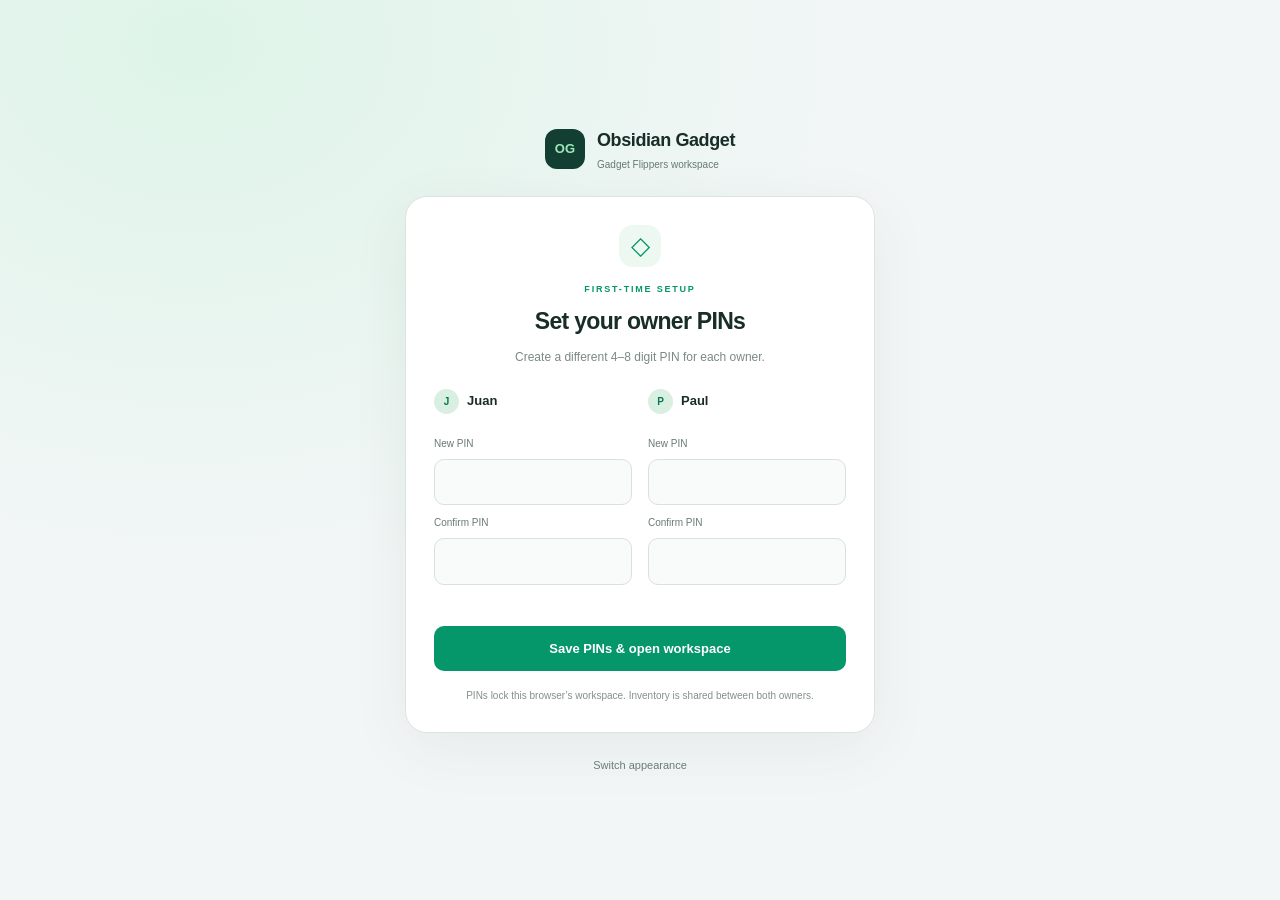
<file: index.html>
<!DOCTYPE html>
<html lang="en">
<head>
    <meta charset="UTF-8">
    <meta name="viewport" content="width=device-width, initial-scale=1.0">
    <title>Obsidian Gadget | Company Vault</title>
    <script src="tailwind-local.js"></script>

    <script>
        tailwind.config = {
            theme: {
                extend: {
                    fontFamily: { sans: ['Inter', 'sans-serif'] },
                    colors: {
                        emerald: {
                            50: '#ecfdf5',
                            100: '#d1fae5',
                            500: '#10b981',
                            600: '#059669', // Primary Brand Color
                            700: '#047857',
                            900: '#064e3b',
                        }
                    }
                }
            }
        }
    </script>
    <style>
        body { font-family: 'Inter', sans-serif; background-color: #f9fafb; color: #111827; }
        ::-webkit-scrollbar { width: 6px; height: 6px; }
        ::-webkit-scrollbar-track { background: transparent; }
        ::-webkit-scrollbar-thumb { background: #E5E7EB; border-radius: 10px; }
        ::-webkit-scrollbar-thumb:hover { background: #D1D5DB; }
        .view-panel { transition: opacity 0.2s ease-in-out; }
        .hidden-view { display: none !important; opacity: 0; }
        
        /* Toast styles */
        #toast-container { position: fixed; bottom: 1.5rem; right: 1.5rem; z-index: 100; display: flex; flex-direction: column; gap: 0.5rem; }
        .toast { background: #111827; color: white; padding: 1rem 1.5rem; border-radius: 0.5rem; box-shadow: 0 4px 6px -1px rgba(0,0,0,0.1); display: flex; align-items: center; gap: 0.75rem; animation: slideIn 0.3s ease-out; }
        @keyframes slideIn { from { transform: translateX(100%); opacity: 0; } to { transform: translateX(0); opacity: 1; } }
    </style>
<link rel="stylesheet" href="reference.css"><link rel="stylesheet" href="intake-flow.css"><link rel="stylesheet" href="dark-mode.css"><link rel="stylesheet" href="listing-prep.css"><link rel="stylesheet" href="bookkeeping.css"><link rel="stylesheet" href="workspace.css"><link rel="stylesheet" href="inspector-layout.css"><link rel="stylesheet" href="login.css"></head>
<body class="h-screen flex overflow-hidden bg-gray-50">

    <!-- SIDEBAR -->
    <aside class="w-64 bg-white border-r border-gray-200 flex flex-col h-full shrink-0 z-30 shadow-sm relative">
        <!-- Branding -->
        <div class="h-16 flex items-center px-6 border-b border-gray-100">
            <div class="flex items-center gap-2 text-emerald-700 font-bold text-lg tracking-tight">
                <div class="w-8 h-8 rounded-lg bg-emerald-100 flex items-center justify-center shrink-0">
                    <svg class="inline-icon ph-fill ph-devices text-emerald-600 text-xl" viewBox="0 0 24 24" fill="none" stroke="currentColor" stroke-width="1.7" stroke-linecap="round" stroke-linejoin="round" aria-hidden="true"><path d="M4 4h16v13H4z M2 20h20"/></svg>
                </div>
                Obsidian Gadget
            </div>
        </div>
        
        <!-- Navigation -->
        <nav class="flex-1 px-4 py-6 space-y-1 overflow-y-auto">
            <button onclick="switchView('dashboard')" id="nav-dashboard" class="nav-btn w-full flex items-center gap-3 px-3 py-2.5 rounded-lg text-sm font-medium bg-emerald-50 text-emerald-700 transition-colors">
                <svg class="inline-icon ph ph-squares-four text-lg" viewBox="0 0 24 24" fill="none" stroke="currentColor" stroke-width="1.7" stroke-linecap="round" stroke-linejoin="round" aria-hidden="true"><path d="M3 3h7v7H3z M14 3h7v7h-7z M3 14h7v7H3z M14 14h7v7h-7z"/></svg> Dashboard
            </button>
            <button onclick="switchView('list')" id="nav-list" class="nav-btn w-full flex items-center gap-3 px-3 py-2.5 rounded-lg text-sm font-medium text-gray-600 hover:bg-gray-50 hover:text-gray-900 transition-colors">
                <svg class="inline-icon ph ph-archive-box text-lg" viewBox="0 0 24 24" fill="none" stroke="currentColor" stroke-width="1.7" stroke-linecap="round" stroke-linejoin="round" aria-hidden="true"><path d="M3 7h18v14H3z M2 3h20v4H2z M9 11h6"/></svg> Inventory Vault
            </button>
            <button onclick="switchView('customers')" id="nav-customers" class="nav-btn w-full flex items-center gap-3 px-3 py-2.5 rounded-lg text-sm font-medium text-gray-600 hover:bg-gray-50 hover:text-gray-900 transition-colors">
                <svg class="inline-icon ph ph-users text-lg" viewBox="0 0 24 24" fill="none" stroke="currentColor" stroke-width="1.7" stroke-linecap="round" stroke-linejoin="round" aria-hidden="true"><path d="M16 21v-2a4 4 0 0 0-4-4H6a4 4 0 0 0-4 4v2 M9 11a4 4 0 1 0 0-8 4 4 0 0 0 0 8 M22 21v-2a4 4 0 0 0-3-3.9 M16 3.1a4 4 0 0 1 0 7.8"/></svg> Customer Vault
            </button>
        <button onclick="switchView('bookkeeping')" id="nav-bookkeeping" class="nav-btn w-full flex items-center gap-3 px-3 py-2.5 rounded-lg text-sm font-medium text-gray-600 hover:bg-gray-50"><span aria-hidden="true">▤</span> Bookkeeping</button></nav>
        
        <!-- Bottom Action & User -->
        <div class="p-4 border-t border-gray-100 space-y-4 bg-white">
            <button onclick="switchView('form')" class="w-full px-4 py-2.5 bg-emerald-600 text-white rounded-lg text-sm font-semibold hover:bg-emerald-700 transition-colors shadow-sm flex items-center justify-center gap-2">
                <svg class="inline-icon ph ph-plus-circle text-lg" viewBox="0 0 24 24" fill="none" stroke="currentColor" stroke-width="1.7" stroke-linecap="round" stroke-linejoin="round" aria-hidden="true"><path d="M12 5v14 M5 12h14"/></svg> New Intake
            </button>
            <div class="flex items-center gap-3 pt-2">
                <div class="w-9 h-9 rounded-full bg-gray-100 border border-gray-200 flex items-center justify-center shrink-0">
                    <svg class="inline-icon ph ph-user-circle text-xl text-gray-500" viewBox="0 0 24 24" fill="none" stroke="currentColor" stroke-width="1.7" stroke-linecap="round" stroke-linejoin="round" aria-hidden="true"><path d="M20 21v-2a7 7 0 0 0-14 0v2 M13 11a4 4 0 1 0 0-8 4 4 0 0 0 0 8"/></svg>
                </div>
                <div class="overflow-hidden">
                    <p class="text-sm font-medium text-gray-900 truncate"><label for="active-user" class="sr-only">Active user</label><select id="active-user" class="bg-transparent text-sm font-semibold text-gray-900 outline-none" aria-label="Active user"><option>Juan</option><option>Paul</option></select></p>
                    <p class="text-xs text-gray-500 truncate">Owner · Switch user</p>
                </div>
            </div>
        </div>
    </aside>

    <!-- Toast Container -->
    <div id="toast-container"></div>

    <!-- MAIN CONTENT AREA -->
    <main class="flex-1 relative overflow-hidden bg-gray-50 flex flex-col">

        <!-- Header (Contextual) -->
        <header class="bg-white border-b border-gray-200 px-8 py-4 flex items-center justify-between shrink-0 z-20">
            <h1 id="top-header-title" class="text-xl font-bold text-gray-900">Dashboard</h1>
            <div class="flex items-center gap-3">
                <button id="theme-toggle" type="button" onclick="toggleTheme()" aria-pressed="false">☾ Dark mode</button><input id="vault-search" placeholder="Search items or customers" aria-label="Search items or customers" class="px-3 py-2 border border-gray-200 rounded-lg text-sm w-52"><button type="button" onclick="openSheetsSync()" class="text-sm text-emerald-600">Sync Sheets</button><button onclick="exportBackup()" class="text-sm text-gray-500">Backup</button><label class="text-sm text-gray-500 cursor-pointer">Restore<input type="file" id="restore-file" accept="application/json" class="hidden"></label><div id="loading-indicator" class="hidden items-center gap-2 text-sm text-gray-400">
                    <svg class="inline-icon ph ph-spinner animate-spin" viewBox="0 0 24 24" fill="none" stroke="currentColor" stroke-width="1.7" stroke-linecap="round" stroke-linejoin="round" aria-hidden="true"><path d="M4 4h16v13H4z M2 20h20"/></svg> Syncing...
                </div>
            </div>
        </header>

        <div class="flex-1 relative overflow-y-auto">

            <!-- ========================================== -->
            <!-- VIEW 1: DASHBOARD                          -->
            <!-- ========================================== -->
            <div id="view-bookkeeping" class="view-panel hidden-view absolute inset-0 w-full p-6 md:p-8"></div><div id="view-dashboard" class="view-panel absolute inset-0 w-full p-6 md:p-8 space-y-6">
                <!-- Summary Cards -->
                <div class="grid grid-cols-1 md:grid-cols-3 gap-6">
                    <div class="bg-white p-6 rounded-xl border border-gray-200 shadow-sm flex items-center gap-4">
                        <div class="w-12 h-12 rounded-lg bg-emerald-50 flex items-center justify-center shrink-0">
                            <svg class="inline-icon ph ph-laptop text-2xl text-emerald-600" viewBox="0 0 24 24" fill="none" stroke="currentColor" stroke-width="1.7" stroke-linecap="round" stroke-linejoin="round" aria-hidden="true"><path d="M4 4h16v13H4z M2 20h20"/></svg>
                        </div>
                        <div>
                            <p class="text-sm font-medium text-gray-500">Total Inventory</p>
                            <p id="dash-total-inv" class="text-2xl font-bold text-gray-900">0</p>
                        </div>
                    </div>
                    <div class="bg-white p-6 rounded-xl border border-gray-200 shadow-sm flex items-center gap-4">
                        <div class="w-12 h-12 rounded-lg bg-blue-50 flex items-center justify-center shrink-0">
                            <svg class="inline-icon ph ph-handshake text-2xl text-blue-600" viewBox="0 0 24 24" fill="none" stroke="currentColor" stroke-width="1.7" stroke-linecap="round" stroke-linejoin="round" aria-hidden="true"><path d="M4 4h16v13H4z M2 20h20"/></svg>
                        </div>
                        <div>
                            <p class="text-sm font-medium text-gray-500">Ready to List</p>
                            <p id="dash-active-offers" class="text-2xl font-bold text-gray-900">0</p>
                        </div>
                    </div>
                    <div class="bg-white p-6 rounded-xl border border-gray-200 shadow-sm flex items-center gap-4">
                        <div class="w-12 h-12 rounded-lg bg-amber-50 flex items-center justify-center shrink-0">
                            <svg class="inline-icon ph ph-trend-up text-2xl text-amber-600" viewBox="0 0 24 24" fill="none" stroke="currentColor" stroke-width="1.7" stroke-linecap="round" stroke-linejoin="round" aria-hidden="true"><path d="M3 17l6-6 4 4 8-10 M15 5h6v6"/></svg>
                        </div>
                        <div>
                            <p class="text-sm font-medium text-gray-500">Est. Unsold Profit</p>
                            <p id="dash-est-profit" class="text-2xl font-bold text-gray-900">$0</p>
                        </div>
                    </div>
                </div>

                <!-- Recent Activity Table -->
                <div class="bg-white rounded-xl border border-gray-200 shadow-sm overflow-hidden">
                    <div class="px-6 py-4 border-b border-gray-100 flex justify-between items-center bg-gray-50/50">
                        <h2 class="text-sm font-bold uppercase tracking-wider text-gray-700">Recent Intakes</h2>
                        <button onclick="switchView('list')" class="text-sm text-emerald-600 font-medium hover:text-emerald-700">View All</button>
                    </div>
                    <div class="overflow-x-auto">
                        <table class="min-w-full divide-y divide-gray-200">
                            <thead class="bg-gray-50">
                                <tr>
                                    <th scope="col" class="px-6 py-3 text-left text-xs font-semibold text-gray-500 uppercase">Item</th>
                                    <th scope="col" class="px-6 py-3 text-left text-xs font-semibold text-gray-500 uppercase">Customer</th>
                                    <th scope="col" class="px-6 py-3 text-right text-xs font-semibold text-gray-500 uppercase">Status</th>
                                </tr>
                            </thead>
                            <tbody id="dash-recent-list" class="bg-white divide-y divide-gray-200">
                                <!-- Populated by JS -->
                                <tr><td colspan="3" class="px-6 py-8 text-center text-sm text-gray-500">Loading recent activity...</td></tr>
                            </tbody>
                        </table>
                    </div>
                </div>
            </div>

            <!-- ========================================== -->
            <!-- VIEW 2: INVENTORY VAULT                    -->
            <!-- ========================================== -->
            <div id="view-list" class="view-panel hidden-view absolute inset-0 w-full p-6 md:p-8 space-y-6">
                <!-- Filters -->
                <div class="flex flex-wrap items-center gap-2 bg-white p-2 rounded-xl border border-gray-200 shadow-sm w-fit">
                    <button onclick="setFilter('All')" id="filter-All" class="filter-btn px-4 py-2 rounded-md text-sm font-semibold bg-gray-100 text-gray-900 transition-all">All</button>
                    <button onclick="setFilter('Processing')" id="filter-Processing" class="filter-btn px-4 py-2 rounded-md text-sm font-semibold text-gray-500 hover:text-gray-900 transition-all">Processing</button>
                    <button onclick="setFilter('New')" id="filter-New" class="filter-btn px-4 py-2 rounded-md text-sm font-semibold text-gray-500 hover:text-gray-900 transition-all">New</button>
                    <button onclick="setFilter('Prepared')" id="filter-Prepared" class="filter-btn px-4 py-2 rounded-md text-sm font-semibold text-gray-500 hover:text-gray-900 transition-all">Prepared</button>
                </div>

                <!-- Table Headers -->
                <div class="hidden md:grid grid-cols-12 gap-4 px-6 py-3 text-xs font-bold text-gray-400 uppercase tracking-wider border-b border-gray-200">
                    <div class="col-span-4">Item / Customer</div>
                    <div class="col-span-2">Source</div>
                    <div class="col-span-2">Est. Resale</div>
                    <div class="col-span-2">Net Profit</div>
                    <div class="col-span-2 text-right">Status</div>
                </div>

                <!-- List -->
                <div id="inventory-list" class="space-y-3 pb-8">
                    <!-- Populated by JS -->
                </div>
            </div>

            <!-- ========================================== -->
            <!-- VIEW 3: CUSTOMER VAULT                     -->
            <!-- ========================================== -->
            <div id="view-customers" class="view-panel hidden-view absolute inset-0 w-full p-6 md:p-8 space-y-6">
                <div class="bg-white rounded-xl border border-gray-200 shadow-sm overflow-hidden">
                    <div class="overflow-x-auto">
                        <table class="min-w-full divide-y divide-gray-200">
                            <thead class="bg-gray-50">
                                <tr>
                                    <th scope="col" class="px-6 py-4 text-left text-xs font-semibold text-gray-500 uppercase tracking-wider">Customer</th>
                                    <th scope="col" class="px-6 py-4 text-left text-xs font-semibold text-gray-500 uppercase tracking-wider">Contact Info</th>
                                    <th scope="col" class="px-6 py-4 text-center text-xs font-semibold text-gray-500 uppercase tracking-wider">Total Deals</th>
                                </tr>
                            </thead>
                            <tbody id="customers-list" class="bg-white divide-y divide-gray-200">
                                <!-- Populated by JS -->
                            </tbody>
                        </table>
                    </div>
                </div>
            </div>

            <!-- ========================================== -->
            <!-- VIEW 4: ITEM DETAIL                        -->
            <!-- ========================================== -->
            <div id="view-detail" class="view-panel hidden-view absolute inset-0 w-full p-6 md:p-8 pb-32">
                <div class="max-w-5xl mx-auto space-y-6">
                    <button onclick="switchView('list')" class="flex items-center gap-2 text-sm font-semibold text-gray-500 hover:text-gray-900 transition-colors mb-2 w-fit px-3 py-1.5 bg-white border border-gray-200 rounded-lg shadow-sm">
                        <svg class="inline-icon ph ph-arrow-left" viewBox="0 0 24 24" fill="none" stroke="currentColor" stroke-width="1.7" stroke-linecap="round" stroke-linejoin="round" aria-hidden="true"><path d="M19 12H5 M12 5l-7 7 7 7"/></svg> Back to Vault
                    </button>
                    
                    <div class="bg-white rounded-2xl border border-gray-200 shadow-sm overflow-hidden flex flex-col md:flex-row">
                        <!-- Left Column: Specs & Customer -->
                        <div class="flex-1 p-8 border-b md:border-b-0 md:border-r border-gray-100">
                            <div class="flex items-start gap-4 mb-8">
                                <div class="w-16 h-16 rounded-xl bg-gray-50 border border-gray-100 flex items-center justify-center shrink-0">
                                    <svg class="inline-icon ph ph-laptop text-3xl text-gray-400" viewBox="0 0 24 24" fill="none" stroke="currentColor" stroke-width="1.7" stroke-linecap="round" stroke-linejoin="round" aria-hidden="true"><path d="M4 4h16v13H4z M2 20h20"/></svg>
                                </div>
                                <div>
                                    <h2 id="detail-model" class="text-2xl font-bold text-gray-900 leading-tight mb-1">--</h2>
                                    <p id="detail-specs" class="text-sm text-gray-500">--</p>
                                </div>
                            </div>

                            <div class="bg-gray-50 rounded-xl p-5 border border-gray-100 mb-8 flex items-center justify-between">
                                <div>
                                    <h3 class="text-xs font-bold uppercase tracking-wider text-gray-400 mb-2 flex items-center gap-2">
                                        <svg class="inline-icon ph ph-user" viewBox="0 0 24 24" fill="none" stroke="currentColor" stroke-width="1.7" stroke-linecap="round" stroke-linejoin="round" aria-hidden="true"><path d="M20 21v-2a7 7 0 0 0-14 0v2 M13 11a4 4 0 1 0 0-8 4 4 0 0 0 0 8"/></svg> Seller
                                    </h3>
                                    <div class="flex items-center gap-3">
                                        <div id="detail-initials" class="w-10 h-10 rounded-full bg-emerald-100 text-emerald-700 font-bold flex items-center justify-center shrink-0">--</div>
                                        <div>
                                            <p id="detail-customer" class="text-sm font-bold text-gray-900">--</p>
                                            <p id="detail-contact" class="text-xs text-gray-500 mt-0.5">--</p>
                                        </div>
                                    </div>
                                </div>
                                <div class="text-right">
                                    <h3 class="text-xs font-bold uppercase tracking-wider text-gray-400 mb-2">Source</h3>
                                    <p id="detail-source" class="text-sm font-medium text-gray-700">--</p>
                                </div>
                            </div>

                            <div>
                                <h3 class="text-xs font-bold uppercase tracking-wider text-gray-400 mb-3">Diagnostic Description</h3>
                                <p id="detail-condition" class="text-sm text-gray-700 leading-relaxed bg-white border border-gray-200 p-4 rounded-lg shadow-inner">
                                    --
                                </p>
                            </div>
                        </div>

                        <!-- Right Column: Economics & Actions -->
                        <div class="w-full md:w-96 bg-gray-50/50 p-8 flex flex-col justify-between">
                            <div>
                                <!-- Evaluation Score -->
                                <div class="flex items-center justify-between mb-8 pb-8 border-b border-gray-200">
                                    <div>
                                        <h3 class="text-sm font-bold text-gray-900">Confidence Score</h3>
                                        <p class="text-xs text-gray-500 mt-1">Recorded assessment</p>
                                    </div>
                                    <div class="relative w-16 h-16 flex items-center justify-center">
                                        <svg class="w-full h-full transform -rotate-90 absolute" viewBox="0 0 36 36">
                                            <path class="text-gray-200" stroke-width="3" stroke="currentColor" fill="none" d="M18 2.0845 a 15.9155 15.9155 0 0 1 0 31.831 a 15.9155 15.9155 0 0 1 0 -31.831" />
                                            <path id="detail-score-circle" class="text-emerald-500 transition-all duration-1000 ease-out" stroke-dasharray="0, 100" stroke-width="3" stroke-dashoffset="0" stroke-linecap="round" stroke="currentColor" fill="none" d="M18 2.0845 a 15.9155 15.9155 0 0 1 0 31.831 a 15.9155 15.9155 0 0 1 0 -31.831" />
                                        </svg>
                                        <span id="detail-score-text" class="text-lg font-bold text-gray-900 relative">0</span>
                                    </div>
                                </div>

                                <!-- Economics -->
                                <h3 class="text-sm font-bold text-gray-900 mb-4">Projected Economics</h3>
                                <div class="space-y-3 text-sm">
                                    <div class="flex justify-between text-gray-600">
                                        <span>Expected Resale</span>
                                        <span id="detail-resale" class="font-medium text-gray-900">$--</span>
                                    </div>
                                    <div class="flex justify-between text-gray-600">
                                        <span>Fees + Shipping</span>
                                        <span id="detail-fees" class="text-red-500">—</span>
                                    </div>
                                    <div class="flex justify-between text-gray-600 pb-3 border-b border-gray-200">
                                        <span>Risk allowance</span>
                                        <span id="detail-risk" class="text-red-500">$--</span>
                                    </div>
                                    
                                    <div class="flex justify-between font-bold text-gray-900 pt-1">
                                        <span>Purchase Cost</span>
                                        <span id="detail-offer" class="text-emerald-600">$--</span>
                                    </div>
                                    <div class="flex justify-between text-xs text-gray-500 mt-1">
                                        <span>Est. Margin</span>
                                        <span id="detail-profit" class="font-semibold text-emerald-600">$--</span>
                                    </div>
                                </div>
                            </div>
                        </div>
                    </div>
                </div>

                <!-- Fixed Bottom Action Bar for Detail View -->
                <div class="absolute bottom-0 left-0 right-0 bg-white border-t border-gray-200 p-4 px-6 flex justify-end gap-3 shadow-[0_-4px_6px_-1px_rgba(0,0,0,0.05)] z-20 flex-wrap">
                    <button onclick="editActive()" class="px-5 py-2.5 bg-white border border-gray-300 text-gray-700 rounded-lg text-sm font-semibold hover:bg-gray-50 shadow-sm transition-colors text-center">Edit item</button>
                    <span class="marketplace-note">Order sync: not connected</span>
                    <button onclick="advanceActive()" id="advance-button" class="px-5 py-2.5 bg-emerald-600 text-white border border-transparent rounded-lg text-sm font-semibold hover:bg-emerald-700 shadow-sm transition-colors flex items-center justify-center gap-2">
                        <svg class="inline-icon ph ph-check-circle text-lg" viewBox="0 0 24 24" fill="none" stroke="currentColor" stroke-width="1.7" stroke-linecap="round" stroke-linejoin="round" aria-hidden="true"><path d="M5 12l4 4L19 6"/></svg> Advance status
                    </button>
                </div>
            </div>

            <!-- ========================================== -->
            <!-- VIEW 5: INTAKE FORM                        -->
            <!-- ========================================== -->
            <div id="view-form" class="view-panel hidden-view absolute inset-0 w-full p-6 md:p-8 pb-24">
                <div class="max-w-3xl mx-auto space-y-6">
                    <div class="bg-white rounded-2xl border border-gray-200 shadow-sm overflow-hidden">
                        <div class="px-8 py-6 border-b border-gray-100 bg-gray-50/50">
                            <h2 class="text-xl font-bold text-gray-900">New Customer & Device Intake</h2>
                            <p class="text-sm text-gray-500 mt-1">Record the customer, item and purchase together.</p>
                        </div>

                        <form id="intake-form" class="p-8 space-y-8">
                            <div class="mb-6"><label for="existing-contact" class="block text-sm font-medium text-gray-700 mb-2">Use an existing contact</label><select id="existing-contact" class="w-full px-4 py-2.5 border border-gray-300 rounded-lg"><option value="">New contact</option></select></div><!-- Customer Section -->
                            <section class="space-y-4">
                                <h3 class="text-xs font-bold uppercase tracking-widest text-emerald-700 flex items-center gap-2">
                                    <svg class="inline-icon ph-fill ph-user-circle" viewBox="0 0 24 24" fill="none" stroke="currentColor" stroke-width="1.7" stroke-linecap="round" stroke-linejoin="round" aria-hidden="true"><path d="M20 21v-2a7 7 0 0 0-14 0v2 M13 11a4 4 0 1 0 0-8 4 4 0 0 0 0 8"/></svg> Customer Details
                                </h3>
                                <div class="grid grid-cols-1 md:grid-cols-2 gap-4">
                                    <div class="space-y-1">
                                        <label class="block text-sm font-medium text-gray-700">Full Name *</label>
                                        <input type="text" id="form-name" required class="w-full px-4 py-2.5 bg-white border border-gray-300 rounded-lg text-sm focus:outline-none focus:ring-2 focus:ring-emerald-500 focus:border-emerald-500 shadow-sm transition-shadow">
                                    </div>
                                    <div class="space-y-1">
                                        <label class="block text-sm font-medium text-gray-700">Phone Number *</label>
                                        <input type="tel" id="form-phone" required class="w-full px-4 py-2.5 bg-white border border-gray-300 rounded-lg text-sm focus:outline-none focus:ring-2 focus:ring-emerald-500 focus:border-emerald-500 shadow-sm transition-shadow">
                                    </div>
                                    <div class="space-y-1">
                                        <label class="block text-sm font-medium text-gray-700">Email Address</label>
                                        <input type="email" id="form-email" class="w-full px-4 py-2.5 bg-white border border-gray-300 rounded-lg text-sm focus:outline-none focus:ring-2 focus:ring-emerald-500 focus:border-emerald-500 shadow-sm transition-shadow">
                                    </div>
                                    <div class="space-y-1">
                                        <label class="block text-sm font-medium text-gray-700">Lead Source</label>
                                        <select id="form-source" required class="w-full px-4 py-2.5 bg-white border border-gray-300 rounded-lg text-sm focus:outline-none focus:ring-2 focus:ring-emerald-500 focus:border-emerald-500 shadow-sm transition-shadow">
                                            <option value="Meta">Meta Ads</option>
                                            <option value="Google">Google Search</option>
                                            <option value="Walk-in">Walk-in</option>
                                            <option value="Direct">Direct / Referral</option>
                                        </select>
                                    </div>
                                </div>
                            </section>

                            <hr class="border-gray-100">

                            <!-- Device Section -->
                            <section class="space-y-4">
                                <h3 class="text-xs font-bold uppercase tracking-widest text-emerald-700 flex items-center gap-2">
                                    <svg class="inline-icon ph-fill ph-laptop" viewBox="0 0 24 24" fill="none" stroke="currentColor" stroke-width="1.7" stroke-linecap="round" stroke-linejoin="round" aria-hidden="true"><path d="M4 4h16v13H4z M2 20h20"/></svg> Device Diagnostics
                                </h3>
                                <div class="grid grid-cols-1 md:grid-cols-2 gap-4">
                                    <div class="space-y-1 md:col-span-2">
                                        <label class="block text-sm font-medium text-gray-700">Make & Model *</label>
                                        <input type="text" id="form-model" required placeholder="e.g. 2021 MacBook Pro 14&quot; M1 Pro" class="w-full px-4 py-2.5 bg-white border border-gray-300 rounded-lg text-sm focus:outline-none focus:ring-2 focus:ring-emerald-500 focus:border-emerald-500 shadow-sm transition-shadow">
                                    </div>
                                    <div class="space-y-1 md:col-span-2">
                                        <label class="block text-sm font-medium text-gray-700">Specs Summary</label>
                                        <input type="text" id="form-specs" placeholder="e.g. Space Gray, 16GB RAM, 512GB SSD" class="w-full px-4 py-2.5 bg-white border border-gray-300 rounded-lg text-sm focus:outline-none focus:ring-2 focus:ring-emerald-500 focus:border-emerald-500 shadow-sm transition-shadow">
                                    </div>
                                    
                                    <div class="space-y-1 md:col-span-2">
                                        <label class="block text-sm font-medium text-gray-700 flex justify-between">
                                            <span>Plain-English Defect Description *</span>
                                        </label>
                                        <textarea id="form-condition" required rows="3" placeholder="Describe cosmetic condition, battery health, and any functional quirks..." class="w-full px-4 py-2.5 bg-white border border-gray-300 rounded-lg text-sm focus:outline-none focus:ring-2 focus:ring-emerald-500 focus:border-emerald-500 shadow-sm transition-shadow resize-none"></textarea>
                                    </div>

                                    <div class="space-y-1">
                                        <label class="block text-sm font-medium text-gray-700">Expected Resale Value ($) *</label>
                                        <div class="relative">
                                            <div class="absolute inset-y-0 left-0 pl-3 flex items-center pointer-events-none font-bold text-gray-400">$</div>
                                            <input type="number" id="form-resale" required min="0" step="0.01" class="w-full pl-8 pr-4 py-2.5 bg-white border border-gray-300 rounded-lg text-sm focus:outline-none focus:ring-2 focus:ring-emerald-500 focus:border-emerald-500 shadow-sm transition-shadow">
                                        </div>
                                    </div>
                                    <div class="space-y-1">
                                        <label class="block text-sm font-medium text-gray-700">Purchase Cost ($) *</label>
                                        <div class="relative">
                                            <div class="absolute inset-y-0 left-0 pl-3 flex items-center pointer-events-none font-bold text-gray-400">$</div>
                                            <input type="number" id="form-offer" required min="0" step="0.01" class="w-full pl-8 pr-4 py-2.5 bg-white border border-gray-300 rounded-lg text-sm focus:outline-none focus:ring-2 focus:ring-emerald-500 focus:border-emerald-500 shadow-sm transition-shadow">
                                        </div>
                                    </div>
                                </div>
                            </section>

                            <div id="form-extra"></div><div id="intake-totals" class="bg-emerald-50 rounded-lg p-4 text-sm text-emerald-900"></div><p id="intake-error" role="alert" class="text-sm text-red-500"></p><div class="pt-6 border-t border-gray-100 flex justify-end gap-3"><button type="button" onclick="switchView('list')" class="px-4 py-3 text-gray-500">Cancel</button>
                                <button type="submit" class="px-6 py-3 bg-emerald-600 text-white rounded-lg text-sm font-bold hover:bg-emerald-700 transition-colors shadow-md flex items-center gap-2">
                                    Save Intake <svg class="inline-icon ph ph-check-circle text-lg" viewBox="0 0 24 24" fill="none" stroke="currentColor" stroke-width="1.7" stroke-linecap="round" stroke-linejoin="round" aria-hidden="true"><path d="M5 12l4 4L19 6"/></svg>
                                </button>
                            </div>
                        </form>
                    </div>
                </div>
            </div>

        </div>
    </main>

<dialog id="sale-dialog"><form id="sale-form"><h2 class="text-xl font-bold mb-5">Record a sale</h2><div id="sale-fields"></div><p id="sale-error" role="alert" class="text-red-500 text-sm mt-3"></p><div class="flex gap-3 justify-end mt-6"><button type="button" onclick="document.getElementById('sale-dialog').close()" class="px-4 py-2 border rounded-lg">Cancel</button><button class="px-5 py-2 bg-emerald-600 text-white rounded-lg" type="submit">Save sale</button></div></form></dialog><script src="reference-app.js"></script><script src="intake-flow.js"></script><script src="preferences.js"></script><script src="listing-prep.js"></script><script src="bookkeeping.js"></script><script src="inspector-layout.js"></script><script src="google-sheets-sync.js"></script><script src="login.js"></script></body></html>
</file>
<file: reference.css>
.inline-icon{width:1.25em;height:1.25em;display:inline-block;vertical-align:middle;flex-shrink:0}button:focus-visible,a:focus-visible,input:focus-visible,select:focus-visible,textarea:focus-visible{outline:2px solid #059669;outline-offset:3px}dialog{width:min(560px,95vw);border:1px solid #e5e7eb;border-radius:16px;padding:28px;color:#111827;max-height:90vh;overflow:auto}dialog::backdrop{background:#11182766;backdrop-filter:blur(3px)}.field-label{display:flex;flex-direction:column;gap:6px;font-size:13px;font-weight:500}.field-label input,.field-label select{width:100%;padding:10px 12px;border:1px solid #d1d5db;border-radius:8px;font-weight:400}.detail-transactions{padding:20px;margin-top:24px;border:1px solid #e5e7eb;border-radius:12px;background:#f9fafb}.detail-transactions p{display:flex;justify-content:space-between;font-size:13px;margin:9px 0;gap:12px}.detail-transactions strong{font-weight:600}.toast{max-width:420px}.mobile-menu{display:none}#view-detail>div:last-child{position:sticky;bottom:0}#view-detail{padding-bottom:0}#view-list,#view-customers,#view-dashboard{padding-bottom:60px}.customer-profile{padding:20px;border-top:1px solid #e5e7eb}.customer-profile button{display:block;text-align:left;width:100%;padding:12px;border:1px solid #e5e7eb;margin-top:8px;border-radius:8px}.demo-note{font-size:12px;color:#b45309;padding:12px 0}.backup-button{margin-top:12px}@media(max-width:900px){body>aside{width:190px}body>aside .px-6{padding-left:16px;padding-right:16px}#vault-search{width:150px}main>header{padding-left:20px;padding-right:20px}}@media(max-width:650px){body{height:auto!important;min-height:100vh;overflow:auto!important;display:block!important}body>aside{width:100%;height:auto!important;position:relative;box-shadow:none}body>aside>div:first-child{height:54px}body>aside nav{display:flex;padding:8px;gap:4px}body>aside nav button{justify-content:center;padding:8px;font-size:11px}body>aside>div:last-child{padding:8px 12px}body>aside>div:last-child>div{display:none}main{min-height:85vh;overflow:visible!important}main>header{flex-wrap:wrap;gap:12px}main>header>div{flex-wrap:wrap}.view-panel{position:relative!important;padding:18px!important}main>div{overflow:visible!important}#view-detail>div:last-child{position:sticky;padding:12px!important;gap:6px}#view-detail>div:last-child button{padding:8px;font-size:12px}.detail-transactions{padding:12px}#form-extra .grid{grid-template-columns:1fr}dialog{padding:20px}}
</file>
<file: intake-flow.css>
.flow-title{display:flex;align-items:center;justify-content:space-between;margin-bottom:12px;gap:12px}.flow-title h2{font-size:24px;font-weight:700;letter-spacing:-.5px}.flow-title>span{font-size:12px;color:#059669;font-weight:600}.intake-options{display:grid;grid-template-columns:1fr 1fr;gap:18px}.intake-options>button{display:flex;align-items:center;flex-direction:column;text-align:center;border:1px solid #e5e7eb;background:#f9fafb;border-radius:12px;padding:28px 20px;gap:12px}.intake-options>button:first-child{background:#f0fdf4;border-color:#86d39f}.intake-options>button:hover{border-color:#059669}.option-icon{font-size:42px;color:#059669;line-height:1}.intake-options strong{font-size:17px}.intake-options small{font-size:12px;color:#6b7280;max-width:150px}.intake-options b{background:#059669;color:white;border-radius:50%;width:26px;height:26px}.purchase-steps{display:flex;background:#f9fafb;border-radius:8px;margin:22px 0 26px}.purchase-steps>span{display:flex;align-items:center;gap:7px;flex:1;padding:12px;font-size:12px;color:#9ca3af;border-bottom:2px solid transparent}.purchase-steps b{display:grid;place-items:center;border-radius:50%;background:#e5e7eb;width:22px;height:22px;color:#9ca3af}.purchase-steps .current{color:#047857;background:#ecfdf5;border-color:#059669}.purchase-steps .current b,.purchase-steps .done b{color:white;background:#059669}.device-entry textarea,#intake-form textarea{padding:10px 12px;border:1px solid #d1d5db;border-radius:8px;font-weight:400}.flow-actions{display:flex;gap:12px;margin-top:24px;padding-top:20px;border-top:1px solid #e5e7eb}.flow-primary,.flow-secondary{padding:12px 18px;border-radius:8px;font-size:13px;font-weight:600}.flow-primary{background:#059669;color:white;flex:1}.flow-secondary{background:#f3f4f6;color:#4b5563}.flow-primary:hover{background:#047857}.cart-row{display:flex;gap:12px;align-items:center;padding:15px 0;border-bottom:1px solid #e5e7eb}.cart-row>div:first-child{flex:1;min-width:0}.cart-row strong{font-size:13px}.cart-row small{display:block;color:#6b7280;font-size:11px;margin-top:5px}.quantity-control{display:flex;align-items:center;gap:12px;background:#f3f4f6;border-radius:6px}.quantity-control button{padding:7px 10px}.cart-list{margin-bottom:24px}.purchase-total{display:flex;justify-content:space-between;margin-top:22px;font-size:15px}.purchase-review{background:#f9fafb;border:1px solid #e5e7eb;border-radius:10px;padding:16px}.purchase-review p{display:flex;justify-content:space-between;gap:12px;font-size:13px;margin:12px 0}.purchase-review .review-total{border-top:1px solid #d1d5db;padding-top:15px;font-size:15px}.payment-methods{display:grid;grid-template-columns:repeat(4,1fr);gap:8px}.payment-methods button{padding:12px 5px;border:1px solid #e5e7eb;border-radius:8px;font-size:13px}.payment-methods .selected{border-color:#059669;background:#ecfdf5;color:#047857;box-shadow:inset 0 0 0 1px #059669}.recent-purchases button{display:flex;justify-content:space-between;gap:10px;align-items:center;width:100%;border-bottom:1px solid #e5e7eb;padding:13px 0;font-size:11px}.recent-purchases span{color:#6b7280}.recent-purchases strong{font-size:12px}.recent-purchases button:hover{color:#059669}@media(max-width:500px){.intake-options{gap:9px}.intake-options>button{padding:20px 10px}.intake-options strong{font-size:14px}.purchase-steps>span{font-size:10px;padding:10px 6px}.payment-methods{grid-template-columns:1fr 1fr}.flow-title h2{font-size:21px}}
.customer-intake-heading{display:flex;align-items:center;gap:13px;margin:4px 0 24px}.customer-heading-icon{height:46px;width:46px;border-radius:13px;background:#ecfdf5;border:1px solid #d1fae5;color:#059669;padding:12px;flex:none}.customer-heading-icon svg{width:100%;height:100%}.customer-intake-heading h3{font-size:18px;letter-spacing:-.4px;font-weight:650}.customer-intake-heading p{font-size:12px;color:#6b7280;margin-top:5px}.customer-lookup{padding:16px;border:1px solid #e5e7eb;background:#f9fafb;border-radius:12px;margin-bottom:18px}.customer-lookup>span{display:block;font-size:11px;color:#6b7280;margin-top:8px}.customer-contact-card{display:flex;align-items:center;gap:12px;padding:20px;background:linear-gradient(115deg,#f0fdf4,#f8fafc);border:1px solid #d1eadd;border-radius:13px;margin-bottom:22px}.customer-avatar{height:48px;width:48px;border-radius:14px;color:white;background:#059669;display:grid;place-items:center;font-size:17px;font-weight:650;flex:none;box-shadow:0 4px 12px #05966922}.customer-preview-info{flex:1;min-width:0}.customer-preview-info strong{font-size:15px;display:block}.customer-preview-info>span{font-size:11px;color:#64748b;display:block;margin-top:5px;overflow-wrap:anywhere}.customer-type-badge{background:#dcfce7;color:#166534;border:1px solid #bbf7d0;padding:5px 8px;border-radius:20px;font-size:9px;font-weight:600;white-space:nowrap}.customer-fields .field-label{font-size:12px;color:#475569}.customer-fields input,.customer-fields select{min-height:44px;background:#fff}.customer-fields input::placeholder{color:#9ca3af;font-weight:400}.customer-purchase-context{display:flex;gap:8px;align-items:center;padding:14px 1px;font-size:11px;color:#64748b;margin-top:15px;border-top:1px solid #e5e7eb}.customer-purchase-context strong{margin-left:auto;color:#047857;font-size:14px}.context-dot{width:6px;height:6px;border-radius:50%;background:#10b981;flex:none}@media(max-width:500px){.customer-contact-card{flex-wrap:wrap;padding:16px}.customer-type-badge{margin-left:60px}.customer-intake-heading h3{font-size:16px}}
</file>
<file: dark-mode.css>
:root[data-theme=dark]{color-scheme:dark}html[data-theme=dark] body{background:#0c1420;color:#e7eef5}html[data-theme=dark] .bg-white{background-color:#151f2c!important}html[data-theme=dark] .bg-gray-50,html[data-theme=dark] .bg-gray-50\/50{background-color:#101925!important}html[data-theme=dark] .bg-gray-100,html[data-theme=dark] .bg-gray-100\/50{background-color:#273445!important}html[data-theme=dark] .bg-emerald-50,html[data-theme=dark] .bg-emerald-100{background-color:#183b31!important}html[data-theme=dark] .bg-blue-50{background-color:#1c304c!important}html[data-theme=dark] .bg-amber-50{background-color:#3b3020!important}html[data-theme=dark] .bg-purple-50{background-color:#332547!important}html[data-theme=dark] .text-gray-900,html[data-theme=dark] .text-gray-700{color:#e6edf5!important}html[data-theme=dark] .text-gray-600,html[data-theme=dark] .text-gray-500{color:#a9b7c8!important}html[data-theme=dark] .text-gray-400{color:#8e9caf!important}html[data-theme=dark] .text-emerald-600,html[data-theme=dark] .text-emerald-700,html[data-theme=dark] .text-emerald-900{color:#7ce0b5!important}html[data-theme=dark] .text-blue-700{color:#9fc7ff!important}html[data-theme=dark] .text-amber-700{color:#f1c56f!important}html[data-theme=dark] .text-purple-700{color:#d3b2f9!important}html[data-theme=dark] .border-gray-100,html[data-theme=dark] .border-gray-200,html[data-theme=dark] .border-gray-300{border-color:#344151!important}html[data-theme=dark] .divide-gray-200>:not([hidden])~:not([hidden]){border-color:#344151!important}html[data-theme=dark] .hover\:bg-gray-50:hover,html[data-theme=dark] .hover\:bg-gray-100:hover{background-color:#243244!important}html[data-theme=dark] input,html[data-theme=dark] select,html[data-theme=dark] textarea{background:#111c2a!important;color:#e8eff6!important;border-color:#3a4c60!important}html[data-theme=dark] .bg-transparent{background:transparent!important}html[data-theme=dark] .bg-gray-900{background:#35485e!important}html[data-theme=dark] .detail-transactions,html[data-theme=dark] .purchase-review{background:#111d2b;border-color:#344151}html[data-theme=dark] .intake-options>button{background:#182332;border-color:#344151}html[data-theme=dark] .intake-options>button:first-child{background:#173a30;border-color:#386f59}html[data-theme=dark] .intake-options small,html[data-theme=dark] .cart-row small{color:#9daec1}html[data-theme=dark] .purchase-steps{background:#182330}html[data-theme=dark] .purchase-steps .current{background:#183b31;color:#8ce8bd}html[data-theme=dark] .purchase-steps b,html[data-theme=dark] .quantity-control{background:#2c3b4e;color:#aebcd0}html[data-theme=dark] .purchase-steps .current b,html[data-theme=dark] .purchase-steps .done b{background:#059669;color:white}html[data-theme=dark] .field-label input,html[data-theme=dark] .field-label select,html[data-theme=dark] #intake-form textarea{border-color:#344b60}html[data-theme=dark] .flow-secondary{background:#29394a;color:#c8d6e5}html[data-theme=dark] .payment-methods button{background:#182330;border-color:#344151}html[data-theme=dark] .payment-methods .selected{background:#194633;border-color:#6ad5a5;color:#a1f2ce}html[data-theme=dark] .cart-row,html[data-theme=dark] .flow-actions,html[data-theme=dark] .recent-purchases button,html[data-theme=dark] .review-total{border-color:#344151}.status-explanation{margin-top:18px;padding:15px;border:1px solid #d1e5db;border-radius:10px;background:#f0fdf4;font-size:12px;line-height:1.6}.status-explanation p{margin:5px 0}.status-explanation small{display:block;color:#64748b}.marketplace-note{align-self:center;font-size:11px;color:#64748b;margin-right:auto}html[data-theme=dark] .status-explanation{background:#173128;border-color:#2e5a46}html[data-theme=dark] .status-explanation small,html[data-theme=dark] .marketplace-note{color:#a2b6c9}button:disabled{opacity:.55;cursor:default}#theme-toggle{white-space:nowrap;font-size:12px;border:1px solid #d1d5db;padding:7px 9px;border-radius:7px}html[data-theme=dark] #theme-toggle{border-color:#344151;color:#d3e0ed}
html[data-theme=dark] .customer-heading-icon{background:#183b31;border-color:#285342;color:#7ce0b5}html[data-theme=dark] .customer-intake-heading p,html[data-theme=dark] .customer-lookup>span,html[data-theme=dark] .customer-preview-info>span,html[data-theme=dark] .customer-purchase-context{color:#9bafc3}html[data-theme=dark] .customer-lookup{background:#182330;border-color:#344151}html[data-theme=dark] .customer-contact-card{background:linear-gradient(115deg,#17362f,#162330);border-color:#2b5244}html[data-theme=dark] .customer-type-badge{background:#204a38;border-color:#2f654b;color:#a0e9bd}html[data-theme=dark] .customer-fields .field-label{color:#b6c5d4}html[data-theme=dark] .customer-purchase-context{border-color:#344151}html[data-theme=dark] .customer-purchase-context strong{color:#7ce0b5}
</file>
<file: listing-prep.css>
.listing-prep{margin-top:24px;padding:20px;border:1px solid #d1e5dc;border-radius:12px;background:#fff}.listing-prep header{display:flex;gap:12px;justify-content:space-between;align-items:flex-start;margin-bottom:18px}.listing-prep h3{font-size:15px;font-weight:700}.listing-prep header p,.listing-help,.listing-connection p{font-size:11px;line-height:1.6;color:#64748b;margin:6px 0}.listing-draft-badge{font-size:8px;background:#ecfdf5;color:#047857;padding:5px 7px;border-radius:6px;white-space:nowrap}.listing-fields{display:grid;grid-template-columns:2fr 1fr;gap:12px;margin-bottom:12px}.listing-prep textarea{width:100%;padding:10px;border:1px solid #d1d5db;border-radius:7px;font-weight:400}.photo-drop{display:flex;flex-direction:column;align-items:center;gap:7px;padding:19px 10px;margin:15px 0 6px;border:1px dashed #7ab798;background:#f0fdf4;border-radius:9px;font-size:12px;font-weight:600;color:#047857;cursor:pointer}.photo-drop input{max-width:100%;font-size:11px}.photo-drop small{font-size:9px;color:#64748b}.listing-gallery{display:grid;grid-template-columns:repeat(3,minmax(0,1fr));gap:8px;margin:12px 0}.listing-photo{border:1px solid #e5e7eb;border-radius:7px;padding:5px;overflow:hidden}.listing-photo img{width:100%;aspect-ratio:1;object-fit:cover;border-radius:4px}.listing-photo>span{font-size:9px;display:block;margin:5px}.listing-photo>div{display:flex;justify-content:space-between;gap:3px}.listing-photo button{font-size:9px;padding:4px;color:#64748b}.listing-actions{display:flex;flex-wrap:wrap;gap:7px;margin:16px 0}.listing-primary,.listing-secondary{border-radius:7px;padding:9px 10px;font-size:10px;font-weight:600;border:1px solid #d1d5db}.listing-primary{background:#059669;color:white;border-color:#059669}.listing-connection{font-size:11px;border-top:1px solid #e5e7eb;padding-top:12px}.listing-connection summary{cursor:pointer;font-weight:600;color:#047857}.listing-connection label{margin:10px 0}.listing-link{display:block;font-size:12px;color:#059669;margin:12px 0;text-decoration:underline}html[data-theme=dark] .listing-prep{background:#131f2b;border-color:#315344}html[data-theme=dark] .photo-drop{background:#183b31;border-color:#467b60;color:#9de8bd}html[data-theme=dark] .listing-draft-badge{background:#204a38;color:#9de8bd}html[data-theme=dark] .listing-help,html[data-theme=dark] .listing-prep header p,html[data-theme=dark] .listing-connection p,html[data-theme=dark] .listing-photo button{color:#a6b8ca}html[data-theme=dark] .listing-photo,html[data-theme=dark] .listing-secondary,html[data-theme=dark] .listing-connection{border-color:#344b60}html[data-theme=dark] .listing-link,html[data-theme=dark] .listing-connection summary{color:#86deb1}@media(max-width:500px){.listing-fields{grid-template-columns:1fr}.listing-gallery{grid-template-columns:repeat(2,minmax(0,1fr))}}
</file>
<file: bookkeeping.css>
.book-heading{display:flex;justify-content:space-between;align-items:center;gap:20px;margin-bottom:24px}.book-eyebrow{font-size:9px;font-weight:700;letter-spacing:1.5px;color:#059669;margin-bottom:7px}.book-heading h2{font-size:25px;font-weight:700;letter-spacing:-.6px}.book-heading p:not(.book-eyebrow){color:#6b7280;font-size:12px;margin-top:6px}.book-heading-actions{display:flex;gap:8px}.book-primary,.book-secondary{padding:10px 13px;border-radius:8px;font-size:12px;font-weight:600;white-space:nowrap}.book-primary{background:#059669;color:#fff}.book-secondary{border:1px solid #d1d5db;background:#fff}.book-text{font-size:12px;color:#059669;padding:9px}.book-filters{display:flex;align-items:end;flex-wrap:wrap;gap:12px;padding:16px;background:white;border:1px solid #e5e7eb;border-radius:12px;margin-bottom:18px}.book-filters label{display:flex;flex-direction:column;gap:6px;font-size:10px;color:#6b7280}.book-filters input,.book-filters select{border:1px solid #e5e7eb;border-radius:6px;padding:8px;font-size:12px;background:#fff;color:#111827}.book-summary{display:grid;grid-template-columns:repeat(4,1fr);gap:14px;margin-bottom:20px}.book-summary>div{background:white;border:1px solid #e5e7eb;padding:18px;border-radius:12px}.book-summary small{font-size:11px;color:#64748b}.book-summary strong{display:block;font-size:22px;letter-spacing:-.5px;margin-top:8px}.book-out{color:#b45349}.book-in{color:#059669}.book-transfer{color:#7c67ad}.book-net{color:#334155}.book-chart-card{background:white;border:1px solid #e5e7eb;border-radius:12px;padding:20px}.book-section-title{display:flex;justify-content:space-between;gap:10px;align-items:center;font-size:12px;font-weight:600}.book-section-title span{font-size:10px;font-weight:400;color:#64748b}.book-bars{display:flex;gap:12px;overflow-x:auto;align-items:end;padding-top:22px;padding-bottom:5px}.book-bar-col{flex:1;min-width:65px;max-width:120px;text-align:center}.book-bar-col>span{font-size:9px;color:#64748b;display:block;margin-bottom:6px}.book-bar-track{height:100px;position:relative;border-bottom:1px solid #d1d5db}.book-bar-track>div{background:linear-gradient(#34d399,#059669);border-radius:5px 5px 0 0;position:absolute;bottom:0;left:18%;right:18%}.book-bar-col>small{display:block;font-size:9px;margin-top:6px;color:#64748b}.book-note{font-size:11px;line-height:1.7;color:#64748b;margin:16px 0}.book-empty-chart{padding:30px 10px;text-align:center;color:#64748b;font-size:12px}.book-date{font-size:11px;font-weight:600;color:#64748b;margin:22px 0 12px;padding-left:10px;border-left:2px solid #059669}.book-entry{display:flex;gap:14px;background:white;border:1px solid #e5e7eb;border-radius:11px;padding:16px;margin-bottom:9px;align-items:flex-start}.book-entry-icon{width:35px;height:35px;background:#fff1f2;color:#b45349;border-radius:9px;display:grid;place-items:center;font-size:18px;flex:none}.book-entry-icon.income{background:#ecfdf5;color:#059669}.book-entry-icon.transfer{background:#f5f3ff;color:#7c67ad}.book-entry-main{flex:1;min-width:0}.book-entry-main>strong{font-size:13px}.book-tags{display:flex;gap:5px;flex-wrap:wrap;margin:7px 0}.book-tags>span{font-size:9px;background:#f1f5f9;color:#64748b;border-radius:4px;padding:3px 6px}.book-tags .book-category-tag{background:#e0f2fe;color:#0369a1}.book-tags .book-auto{background:#ecfdf5;color:#047857}.book-entry-main p,.book-entry-main>small{display:block;font-size:10px;color:#64748b;line-height:1.6;overflow-wrap:anywhere}.book-entry-end{text-align:right;flex:none}.book-entry-end>strong{font-size:15px;display:block}.book-entry-end>button{display:block;color:#64748b;font-size:10px;margin:9px 0 0 auto}.book-form-grid{display:grid;grid-template-columns:1fr 1fr;gap:14px}.book-notes-label{margin-top:14px}.book-notes-label textarea{border:1px solid #d1d5db;border-radius:7px;padding:10px}.book-dialog-actions{display:flex;gap:9px;justify-content:flex-end;margin-top:20px}#book-delete{margin-right:auto;color:#dc2626;font-size:12px}.book-warning{color:#b45309;font-size:12px;background:#fffbeb;border-radius:7px;padding:12px;margin-bottom:15px}html[data-theme=dark] .book-filters,html[data-theme=dark] .book-summary>div,html[data-theme=dark] .book-chart-card,html[data-theme=dark] .book-entry,html[data-theme=dark] .book-secondary,html[data-theme=dark] #book-dialog{background:#151f2c;color:#e5edf4;border-color:#344151}html[data-theme=dark] .book-note,html[data-theme=dark] .book-date,html[data-theme=dark] .book-heading p:not(.book-eyebrow),html[data-theme=dark] .book-entry-main p,html[data-theme=dark] .book-entry-main>small,html[data-theme=dark] .book-entry-end>button,html[data-theme=dark] .book-summary small,html[data-theme=dark] .book-section-title span,html[data-theme=dark] .book-filters label,html[data-theme=dark] .book-bar-col>span,html[data-theme=dark] .book-bar-col>small{color:#9cacc0}html[data-theme=dark] .book-net{color:#d7e6f4}html[data-theme=dark] .book-in{color:#7ce0b5}html[data-theme=dark] .book-out{color:#f0a19b}html[data-theme=dark] .book-transfer{color:#c2adf1}html[data-theme=dark] .book-tags>span{background:#273445;color:#b6c5d6}html[data-theme=dark] .book-tags .book-category-tag{background:#17384b;color:#a0d7f0}html[data-theme=dark] .book-tags .book-auto{background:#204637;color:#a0e4bc}html[data-theme=dark] .book-entry-icon{background:#3c282f;color:#f0a19b}html[data-theme=dark] .book-entry-icon.income{background:#204637;color:#7ce0b5}html[data-theme=dark] .book-entry-icon.transfer{background:#35294a;color:#c2adf1}@media(max-width:800px){.book-heading{flex-direction:column;align-items:flex-start}.book-summary{grid-template-columns:1fr 1fr}.book-summary strong{font-size:18px}.book-section-title{align-items:flex-start;flex-direction:column}.book-entry{padding:12px;gap:9px}.book-form-grid{grid-template-columns:1fr}.book-entry-end>strong{font-size:13px}}@media(max-width:650px){#view-bookkeeping{position:relative!important}.book-filters label{flex:1;min-width:110px}body>aside nav{flex-wrap:wrap}}
.book-simple-grid{display:grid;grid-template-columns:1fr 1fr;gap:18px}#book-dialog:has(.book-simple-grid){width:min(620px,92vw)}#entry-title{width:100%;padding:12px;border:1px solid var(--workspace-border,#d1d5db);border-radius:9px;resize:vertical;min-height:100px;font-weight:400}@media(max-width:500px){.book-simple-grid{grid-template-columns:1fr}}
</file>
<file: workspace.css>
/* Desktop uses the viewport as a workspace; long records scroll inside their own panels. */
:root{--workspace-bg:#f5f7f9;--workspace-card:#fff;--workspace-border:#e1e7eb;--workspace-muted:#64748b;--workspace-soft:#f8fafb;--workspace-accent:#059669}
html[data-theme=dark]{--workspace-bg:#101925;--workspace-card:#151f2c;--workspace-border:#344151;--workspace-muted:#a1b3c5;--workspace-soft:#192634;--workspace-accent:#7ce0b5}
@media(min-width:1000px){
 body{height:100dvh!important;overflow:hidden!important}body>aside{width:215px}body>main{min-width:0;min-height:0}body>main>header{min-height:64px;padding:12px 22px}body>main>div{min-height:0;overflow:hidden!important}
 #view-form,#view-detail,#view-bookkeeping{height:100%;padding:18px 22px!important;overflow:hidden;box-sizing:border-box}
 #view-dashboard,#view-list,#view-customers{height:100%;overflow-y:auto;min-height:0}
 #view-detail{display:flex;flex-direction:column;gap:12px}
 #view-detail>.max-w-5xl{max-width:none;width:100%;flex:1;min-height:0;display:flex;flex-direction:column;gap:12px;margin:0}
 #view-detail>.max-w-5xl>button{margin:0!important;flex:none;font-size:11px}
 #view-detail .max-w-5xl>.bg-white{display:grid!important;grid-template-columns:minmax(215px,1fr) minmax(210px,.85fr) minmax(310px,1.25fr);flex:1;min-height:0;border-radius:14px;overflow:hidden}
 #view-detail .max-w-5xl>.bg-white>.flex-1,#view-detail .max-w-5xl>.bg-white>.md\:w-96{padding:18px;width:auto;min-width:0;overflow-y:auto;min-height:0;border-right:1px solid var(--workspace-border)}
 #view-detail .max-w-5xl>.bg-white>.flex-1>.mb-8{margin-bottom:18px;padding:14px}
 #view-detail .max-w-5xl>.bg-white>.flex-1>.flex.items-start{padding:0;gap:10px}
 #view-detail .text-2xl{font-size:19px;line-height:1.35}#view-detail .w-16.h-16{width:46px;height:46px}
 #view-detail .md\:w-96 .mb-8{margin-bottom:18px;padding-bottom:18px}
 #view-detail .detail-transactions{padding:12px;margin-top:16px}#view-detail .detail-transactions p{font-size:11px;overflow-wrap:anywhere}
 #view-detail .status-explanation{font-size:11px;padding:12px}
 #view-detail .listing-prep{margin:0;padding:18px;border:0;border-radius:0;overflow-y:auto;min-width:0;min-height:0;background:var(--workspace-card)}
 #view-detail .listing-prep header{gap:6px}#view-detail .listing-prep h3{font-size:14px}#view-detail .listing-prep textarea{min-height:90px}#view-detail .listing-gallery{grid-template-columns:repeat(3,minmax(0,1fr));max-height:240px;overflow-y:auto}
 #view-detail .listing-actions{position:sticky;bottom:-18px;padding:12px 0;background:var(--workspace-card);z-index:1;margin-bottom:0}#view-detail .listing-primary{flex-basis:100%;padding:11px}
 #view-detail>div:last-child{position:static;flex:none;border-radius:10px;border:1px solid var(--workspace-border);padding:10px 15px!important;margin:0!important}
 #view-form>.max-w-3xl{height:100%;max-width:none;min-height:0}
 #view-form>.max-w-3xl>.bg-white{height:100%;display:flex;flex-direction:column;border-radius:16px;background:var(--workspace-bg)!important}
 #view-form>.max-w-3xl>.bg-white>div:first-child{display:none}
 #intake-form{display:grid;grid-template-columns:minmax(0,1fr) minmax(0,1fr);grid-template-rows:auto auto minmax(0,1fr) auto auto;align-content:start;gap:14px 22px;padding:22px;height:100%;min-height:0;overflow:hidden}
 #intake-form>*{margin-top:0!important;margin-bottom:0!important;min-width:0}
 #intake-form>.flow-title,#intake-form>.purchase-steps,#intake-form>#purchase-error,#intake-form>.flow-actions{grid-column:1/-1}
 #intake-form>.flow-title{grid-row:1}#intake-form>.purchase-steps{grid-row:2}
 #intake-form>.flow-actions{grid-row:5;border-top:1px solid var(--workspace-border);padding-top:14px;display:flex;justify-content:flex-end;background:var(--workspace-bg);z-index:2}
 #intake-form>.flow-actions .flow-primary{flex:none;min-width:210px}
 #intake-form>#purchase-error{grid-row:4;min-height:0}
 #intake-form>.device-entry{grid-column:1/-1;grid-row:3;overflow-y:auto;min-height:0;background:var(--workspace-card);padding:20px;border:1px solid var(--workspace-border);border-radius:12px}
 #intake-form>.device-entry>.grid{grid-template-columns:repeat(3,minmax(0,1fr));gap:16px}
 #intake-form:has(.cart-list){grid-template-rows:auto auto minmax(0,1fr) auto auto auto}#intake-form:has(.cart-list)>.device-entry{grid-column:2;grid-row:3/5}#intake-form:has(.cart-list)>.device-entry>.grid{grid-template-columns:1fr 1fr;gap:12px}
 #intake-form>.cart-list{grid-column:1;grid-row:3;overflow-y:auto;min-height:0;padding:16px;background:var(--workspace-card);border:1px solid var(--workspace-border);border-radius:12px}
 #intake-form>.purchase-total{grid-column:1;grid-row:4;font-size:14px;padding:12px;border-radius:8px;background:var(--workspace-card)}
 #intake-form:has(.cart-list)>#purchase-error{grid-row:5}#intake-form:has(.cart-list)>.flow-actions{grid-row:6}
 #intake-form>.customer-intake{grid-column:1/-1;grid-row:3;display:grid;grid-template-columns:minmax(230px,.85fr) minmax(0,1.3fr);grid-template-rows:auto auto auto auto;gap:18px 24px;align-content:start;overflow-y:auto;min-height:0;background:var(--workspace-card);padding:22px;border:1px solid var(--workspace-border);border-radius:12px}
 .customer-intake>.customer-intake-heading{grid-column:1/-1;margin:0}.customer-intake>.customer-lookup{grid-column:1;grid-row:2;margin:0}.customer-intake>.customer-contact-card{grid-column:1;grid-row:3;margin:0;padding:16px;flex-wrap:wrap}.customer-intake>.customer-fields{grid-column:2;grid-row:2/4;align-content:start;gap:20px}.customer-intake>.customer-purchase-context{grid-column:1/-1;margin:0;padding-top:16px}
 #intake-form>.payment-review-panel,#intake-form>.payment-fields-panel{grid-row:3;min-height:0;overflow-y:auto;background:var(--workspace-card);padding:22px;border-radius:12px;border:1px solid var(--workspace-border)}
 #intake-form>.payment-review-panel{grid-column:1}#intake-form>.payment-fields-panel{grid-column:2}
 #intake-form:has(.intake-options){grid-template-rows:auto auto minmax(0,1fr);grid-template-columns:1.3fr 1fr}#intake-form>.intake-options{grid-column:1;grid-row:3;align-self:start}#intake-form:has(.intake-options)>.text-sm{grid-column:1;grid-row:2}#intake-form:has(.intake-options)>h3{grid-column:2;grid-row:2}#intake-form>.recent-purchases{grid-column:2;grid-row:3;overflow-y:auto;align-self:start;background:var(--workspace-card);padding:12px;border-radius:12px}
 #view-bookkeeping{display:grid;grid-template-columns:minmax(260px,.8fr) minmax(330px,1.2fr);grid-template-rows:auto auto auto minmax(150px,1fr) auto;gap:14px 20px}
 #view-bookkeeping>.book-heading,#view-bookkeeping>.book-filters,#view-bookkeeping>.book-summary{grid-column:1/-1;margin:0}
 #view-bookkeeping>.book-heading{grid-row:1}#view-bookkeeping>.book-filters{grid-row:2;padding:12px}#view-bookkeeping>.book-summary{grid-row:3;gap:12px}#view-bookkeeping .book-summary>div{padding:13px 16px}#view-bookkeeping .book-summary strong{font-size:20px;margin-top:5px}
 #view-bookkeeping>.book-chart-card{grid-column:1;grid-row:4;overflow:auto;min-height:0}#view-bookkeeping>.book-note{grid-column:1;grid-row:5;margin:0;font-size:10px}#view-bookkeeping>.book-timeline{grid-column:2;grid-row:4/6;overflow-y:auto;min-height:0;padding:0 4px 0 0}#view-bookkeeping .book-date:first-child{margin-top:0}.book-entry{padding:13px}
 #book-dialog{width:min(940px,92vw);max-height:88dvh;padding:0;border-radius:18px;overflow:hidden}#book-form{display:flex;flex-direction:column;max-height:88dvh;padding:24px}#book-fields{overflow-y:auto;min-height:0;padding:0 4px 0 0}#book-form>.book-dialog-actions{flex:none;border-top:1px solid var(--workspace-border);padding-top:16px;margin-top:15px}#book-form>.book-form-error{flex:none}#book-fields .book-form-grid{grid-template-columns:repeat(3,minmax(0,1fr));gap:15px 18px}#book-fields .book-notes-label{margin-top:16px}#book-fields textarea{min-height:65px}
}
.field-label input,.field-label select,.field-label textarea{transition:border-color .15s,box-shadow .15s;background:var(--workspace-soft);border-color:var(--workspace-border);border-radius:9px;padding:10px 12px;font-size:12px;min-height:40px}.field-label{font-size:11px;letter-spacing:.01em;font-weight:500;color:var(--workspace-muted);gap:7px}.field-label input:focus,.field-label select:focus,.field-label textarea:focus{border-color:#39ac80;box-shadow:0 0 0 3px #05966912;outline:none}.flow-title h2{font-size:23px}.flow-title>span{background:#e4f5ed;border-radius:20px;padding:6px 10px;font-size:10px}.purchase-steps{border:1px solid var(--workspace-border);padding:4px;border-radius:11px;gap:5px}.purchase-steps>span{border:0;border-radius:7px;padding:9px 12px}.flow-primary,.book-primary{box-shadow:0 3px 8px #04785716;transition:background .15s}.flow-secondary{border:1px solid var(--workspace-border);background:var(--workspace-card)}.payment-methods button{border-radius:9px}.cart-row{border-color:var(--workspace-border)}html[data-theme=dark] .flow-title>span{background:#204637;color:#99e7bb}
@media(min-width:1000px) and (max-width:1250px){#view-detail .max-w-5xl>.bg-white{grid-template-columns:minmax(220px,1fr) minmax(300px,1.2fr)}#view-detail .max-w-5xl>.bg-white>.md\:w-96{grid-column:1;grid-row:2}#view-detail .listing-prep{grid-column:2;grid-row:1/3}#view-detail .max-w-5xl>.bg-white{grid-template-rows:1fr 1fr}#intake-form>.customer-intake{gap:14px;padding:16px}.customer-intake>.customer-fields{grid-template-columns:1fr;gap:12px}#book-fields .book-form-grid{grid-template-columns:repeat(3,minmax(0,1fr))}}
@media(max-width:999px){#view-form>.max-w-3xl{max-width:none}#view-form #intake-form{padding:20px}.payment-review-panel,.payment-fields-panel{margin-bottom:18px}.listing-prep{margin-top:0}.book-summary{grid-template-columns:1fr 1fr}#view-detail .max-w-5xl>.bg-white{display:grid;grid-template-columns:1fr 1fr}#view-detail .max-w-5xl>.bg-white>.md\:w-96{width:auto;min-width:0}#view-detail .max-w-5xl>.bg-white>.listing-prep{grid-column:1/-1;border-top:1px solid var(--workspace-border)}#intake-form>.flow-actions{position:sticky;bottom:-20px;background:var(--workspace-card);padding:12px 0;margin-top:18px;border-top:1px solid var(--workspace-border);z-index:2}#book-dialog{width:min(750px,95vw)}}
@media(max-width:650px){#view-detail .max-w-5xl>.bg-white{display:block}#view-detail .max-w-5xl>.bg-white>.flex-1,#view-detail .max-w-5xl>.bg-white>.md\:w-96{padding:18px}}
</file>
<file: inspector-layout.css>
@media(min-width:1150px){
 body.item-inspector-open #view-list{display:block!important;left:0;right:auto;width:35%;height:100%;padding:18px 14px!important;border-right:1px solid var(--workspace-border);background:var(--workspace-bg);overflow-y:auto}
 body.item-inspector-open #view-list>.hidden.md\:grid{display:none!important}
 body.item-inspector-open #view-list>div:first-child{width:100%;padding:4px;gap:2px}
 body.item-inspector-open #view-list .filter-btn{font-size:10px;padding:7px 8px}
 body.item-inspector-open #inventory-list>button{padding:13px;margin-bottom:9px}
 body.item-inspector-open #inventory-list>button>div{display:grid!important;grid-template-columns:1fr 1fr;gap:10px}
 body.item-inspector-open #inventory-list>button>div>div{grid-column:auto;min-width:0}
 body.item-inspector-open #inventory-list>button>div>div:first-child{grid-column:1/-1}
 body.item-inspector-open #inventory-list>button>div>div:nth-child(2){grid-column:1/-1}
 body.item-inspector-open #inventory-list>button>div>div:last-child{grid-column:1/-1;justify-content:flex-start}
 body.item-inspector-open #inventory-list .truncate{white-space:normal;overflow-wrap:anywhere}
 body.item-inspector-open #view-detail{left:35%;right:0;width:65%;padding:18px 14px!important}
 body.item-inspector-open #view-detail .max-w-5xl>.bg-white{display:grid!important;grid-template-columns:minmax(0,1.5fr) minmax(210px,1fr);grid-template-rows:minmax(0,1fr)}
 body.item-inspector-open #view-detail .max-w-5xl>.bg-white>.flex-1{grid-column:1;grid-row:1;min-height:0;overflow-y:auto;padding:16px}
 body.item-inspector-open #view-detail .max-w-5xl>.bg-white>.md\:w-96{grid-column:2;grid-row:1;min-height:0;overflow-y:auto;padding:16px;border-right:0;justify-content:flex-start}
 body.item-inspector-open #view-detail .listing-prep{margin-top:18px;padding:15px 0 0;border-top:1px solid var(--workspace-border);overflow:visible}
 body.item-inspector-open #view-detail .listing-prep .listing-fields{grid-template-columns:1fr}
 body.item-inspector-open #view-detail .listing-prep header{flex-wrap:wrap}
 body.item-inspector-open #view-detail .listing-actions{position:static}
 body.item-inspector-open #view-detail>div:last-child{flex-wrap:wrap;gap:7px}
 body.item-inspector-open #view-detail .marketplace-note{flex-basis:100%}
}
@media(min-width:1600px){body.item-inspector-open #view-list{width:32%}body.item-inspector-open #view-detail{left:32%;width:68%}body.item-inspector-open #view-detail .max-w-5xl>.bg-white{grid-template-columns:minmax(0,1.7fr) minmax(240px,1fr)}body.item-inspector-open #view-detail .listing-prep .listing-fields{grid-template-columns:2fr 1fr}}
@media(max-width:1149px){body.item-inspector-open #view-list{display:none!important}}
</file>
<file: login.css>
body.workspace-locked{overflow:hidden!important}body.workspace-locked>main,body.workspace-locked>aside{visibility:hidden}.workspace-lock-button{display:block;font-size:10px;color:#64748b;margin-top:7px}#login-screen{position:fixed;inset:0;z-index:200;background:radial-gradient(ellipse at 15% 5%,#def4e8,transparent 45%),#f3f6f7;display:flex;flex-direction:column;align-items:center;justify-content:center;padding:24px;overflow-y:auto;gap:24px;color:#182c28}#login-screen[hidden]{display:none}.login-brand{display:flex;align-items:center;gap:12px}.login-brand>span{height:40px;width:40px;background:#123f32;color:#9ee7bc;display:grid;place-items:center;border-radius:12px;font-weight:700;font-size:13px}.login-brand strong{font-size:18px;letter-spacing:-.4px}.login-brand small{display:block;font-size:10px;color:#687a74;margin-top:3px}.login-card{background:#fff;border:1px solid #dbe5df;border-radius:22px;box-shadow:0 16px 60px #193c2510;width:min(470px,100%);padding:28px;text-align:center}.login-lock{height:42px;width:42px;border-radius:14px;background:#ecf8f0;color:#059669;display:grid;place-items:center;font-size:25px;margin:0 auto 16px}.login-eyebrow{font-size:9px;letter-spacing:1.8px;font-weight:700;color:#059669;margin-bottom:8px}.login-card h1{font-size:23px;font-weight:700;letter-spacing:-.7px}.login-subtitle{font-size:12px;color:#7b8983;margin:9px 0 23px}.login-profiles{display:grid;grid-template-columns:1fr 1fr;gap:12px;margin-bottom:24px}.login-profiles button{border:1px solid #e0e7e2;background:#f8faf9;border-radius:12px;padding:16px;display:flex;flex-direction:column;align-items:center;gap:5px}.login-profiles button.selected{border-color:#059669;box-shadow:inset 0 0 0 1px #059669;background:#effbf4}.login-profiles button>span,.setup-pins legend>span{height:36px;width:36px;border-radius:50%;display:grid;place-items:center;background:#d9efe1;color:#047857;font-size:14px;font-weight:700;margin-bottom:4px}.login-profiles strong{font-size:13px}.login-profiles small{font-size:10px;color:#7b8983}.login-pin-label{text-align:left;font-size:12px;color:#687a74;display:block}.login-card input{display:block;width:100%;border:1px solid #d7e2da;background:#f9fbfa;border-radius:10px;padding:13px;font-size:20px;letter-spacing:9px;margin-top:8px;text-align:center;min-width:0;color:#193c2c}.login-card input:focus{outline:2px solid #77ce9d;outline-offset:2px}.login-submit{width:100%;background:#059669;color:white;padding:13px;border-radius:10px;font-weight:600;font-size:13px;margin-top:16px}.login-footnote{font-size:10px;color:#849088;line-height:1.6;margin-top:17px}#login-message{font-size:12px;color:#b45349;margin-top:15px;text-align:left;line-height:1.5}.login-theme{font-size:11px;color:#6a7d73}.setup-pins{display:grid;grid-template-columns:1fr 1fr;gap:16px;text-align:left}.setup-pins fieldset{min-width:0}.setup-pins legend{display:flex;align-items:center;gap:8px;font-size:13px;font-weight:600;margin-bottom:12px}.setup-pins legend>span{width:25px;height:25px;font-size:10px;margin:0}.setup-pins label{font-size:10px;color:#687a74;display:block;margin:10px 0}.setup-pins input{font-size:15px;letter-spacing:5px;padding:11px}html[data-theme=dark] #login-screen{background:radial-gradient(ellipse at 15% 5%,#12362d,transparent 45%),#0d1720;color:#e5f2eb}html[data-theme=dark] .login-card{background:#15232b;border-color:#2d453e;box-shadow:0 16px 60px #0003}html[data-theme=dark] .login-card input{background:#0f1c23!important;border-color:#36564a!important;color:#d9f3e4!important}html[data-theme=dark] .login-profiles button{background:#192a32;border-color:#344a42}html[data-theme=dark] .login-profiles button.selected{background:#1d3d31;border-color:#69d69c}html[data-theme=dark] .login-profiles button>span,html[data-theme=dark] .login-lock,html[data-theme=dark] .setup-pins legend>span{background:#204936;color:#93e6b6}html[data-theme=dark] .login-subtitle,html[data-theme=dark] .login-brand small,html[data-theme=dark] .login-pin-label,html[data-theme=dark] .setup-pins label,html[data-theme=dark] .login-theme,html[data-theme=dark] .login-footnote{color:#99b2a5}@media(max-height:750px){#login-screen{justify-content:flex-start;gap:16px}.login-card{padding:23px}.login-lock{margin-bottom:10px}}@media(max-width:420px){.login-card{padding:20px}.setup-pins{gap:10px}.login-card h1{font-size:21px}}
</file>
